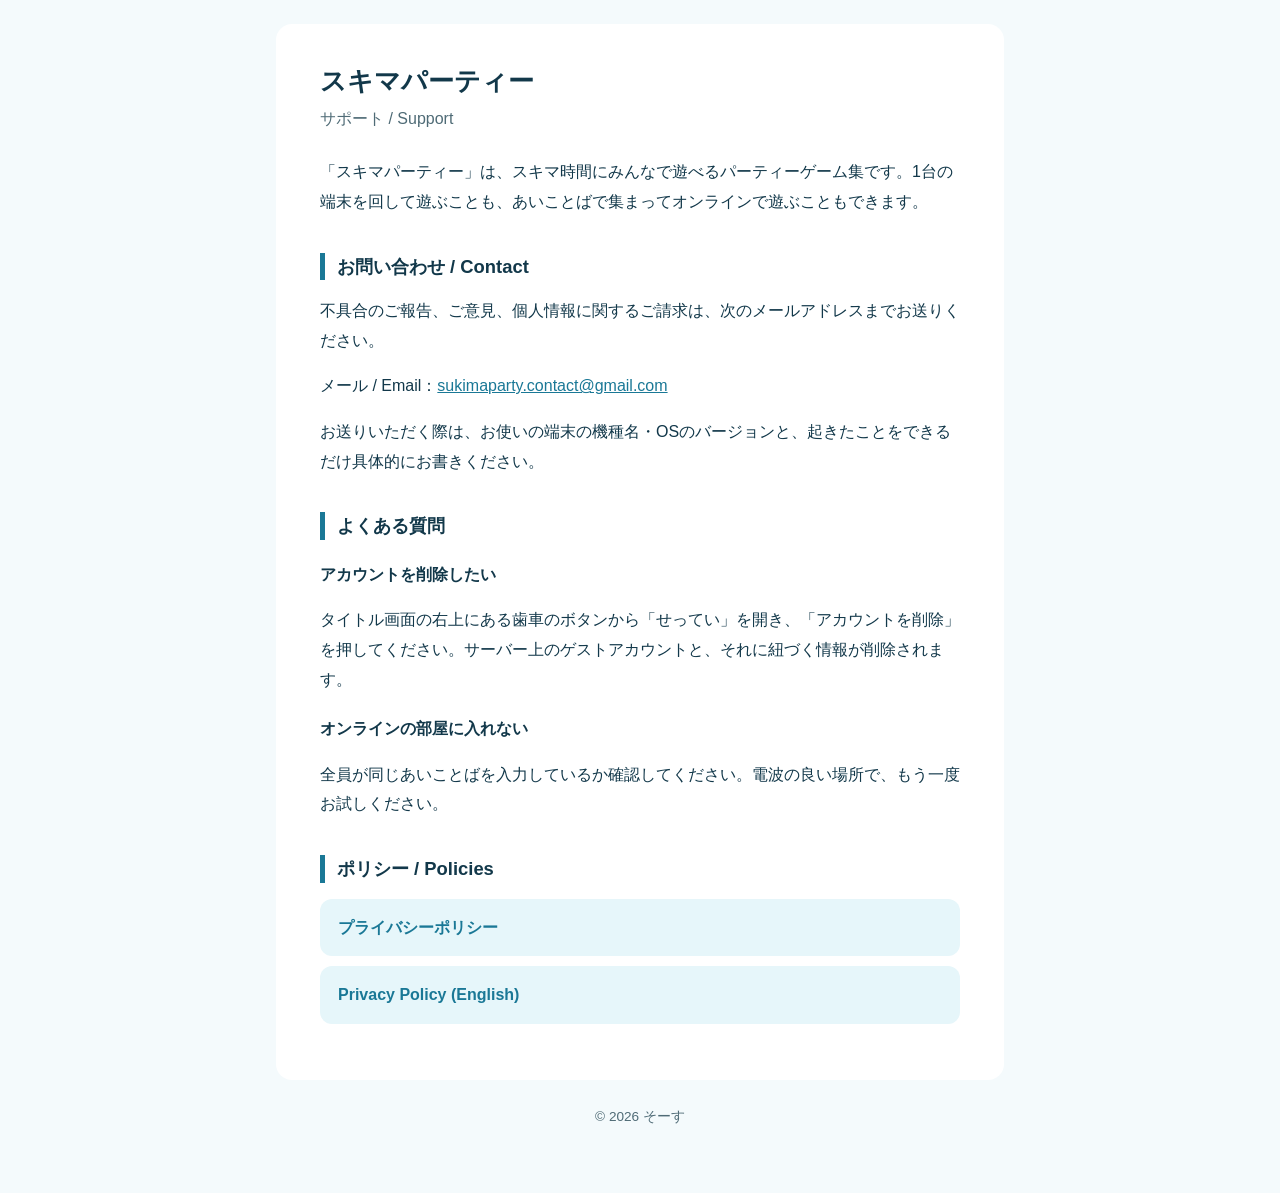
<file: index.html>
<!doctype html>
<html lang="ja">
<head>
	<meta charset="utf-8">
	<meta name="viewport" content="width=device-width, initial-scale=1">
	<title>スキマパーティー サポート</title>
	<meta name="description" content="スマートフォン向けアプリ「スキマパーティー」のサポートページです。">
	<link rel="stylesheet" href="style.css">
</head>
<body>
<main>
	<article class="card">
		<h1>スキマパーティー</h1>
		<p class="sub">サポート / Support</p>

		<p>「スキマパーティー」は、スキマ時間にみんなで遊べるパーティーゲーム集です。1台の端末を回して遊ぶことも、あいことばで集まってオンラインで遊ぶこともできます。</p>

		<h2>お問い合わせ / Contact</h2>
		<p>不具合のご報告、ご意見、個人情報に関するご請求は、次のメールアドレスまでお送りください。</p>
		<p>メール / Email：<a href="mailto:sukimaparty.contact@gmail.com">sukimaparty.contact@gmail.com</a></p>
		<p>お送りいただく際は、お使いの端末の機種名・OSのバージョンと、起きたことをできるだけ具体的にお書きください。</p>

		<h2>よくある質問</h2>
		<h3>アカウントを削除したい</h3>
		<p>タイトル画面の右上にある歯車のボタンから「せってい」を開き、「アカウントを削除」を押してください。サーバー上のゲストアカウントと、それに紐づく情報が削除されます。</p>
		<h3>オンラインの部屋に入れない</h3>
		<p>全員が同じあいことばを入力しているか確認してください。電波の良い場所で、もう一度お試しください。</p>

		<h2>ポリシー / Policies</h2>
		<ul class="links">
			<li><a href="privacy.html">プライバシーポリシー</a></li>
			<li><a href="privacy-en.html" hreflang="en">Privacy Policy (English)</a></li>
		</ul>
	</article>
	<footer>© 2026 そーす</footer>
</main>
</body>
</html>
</file>
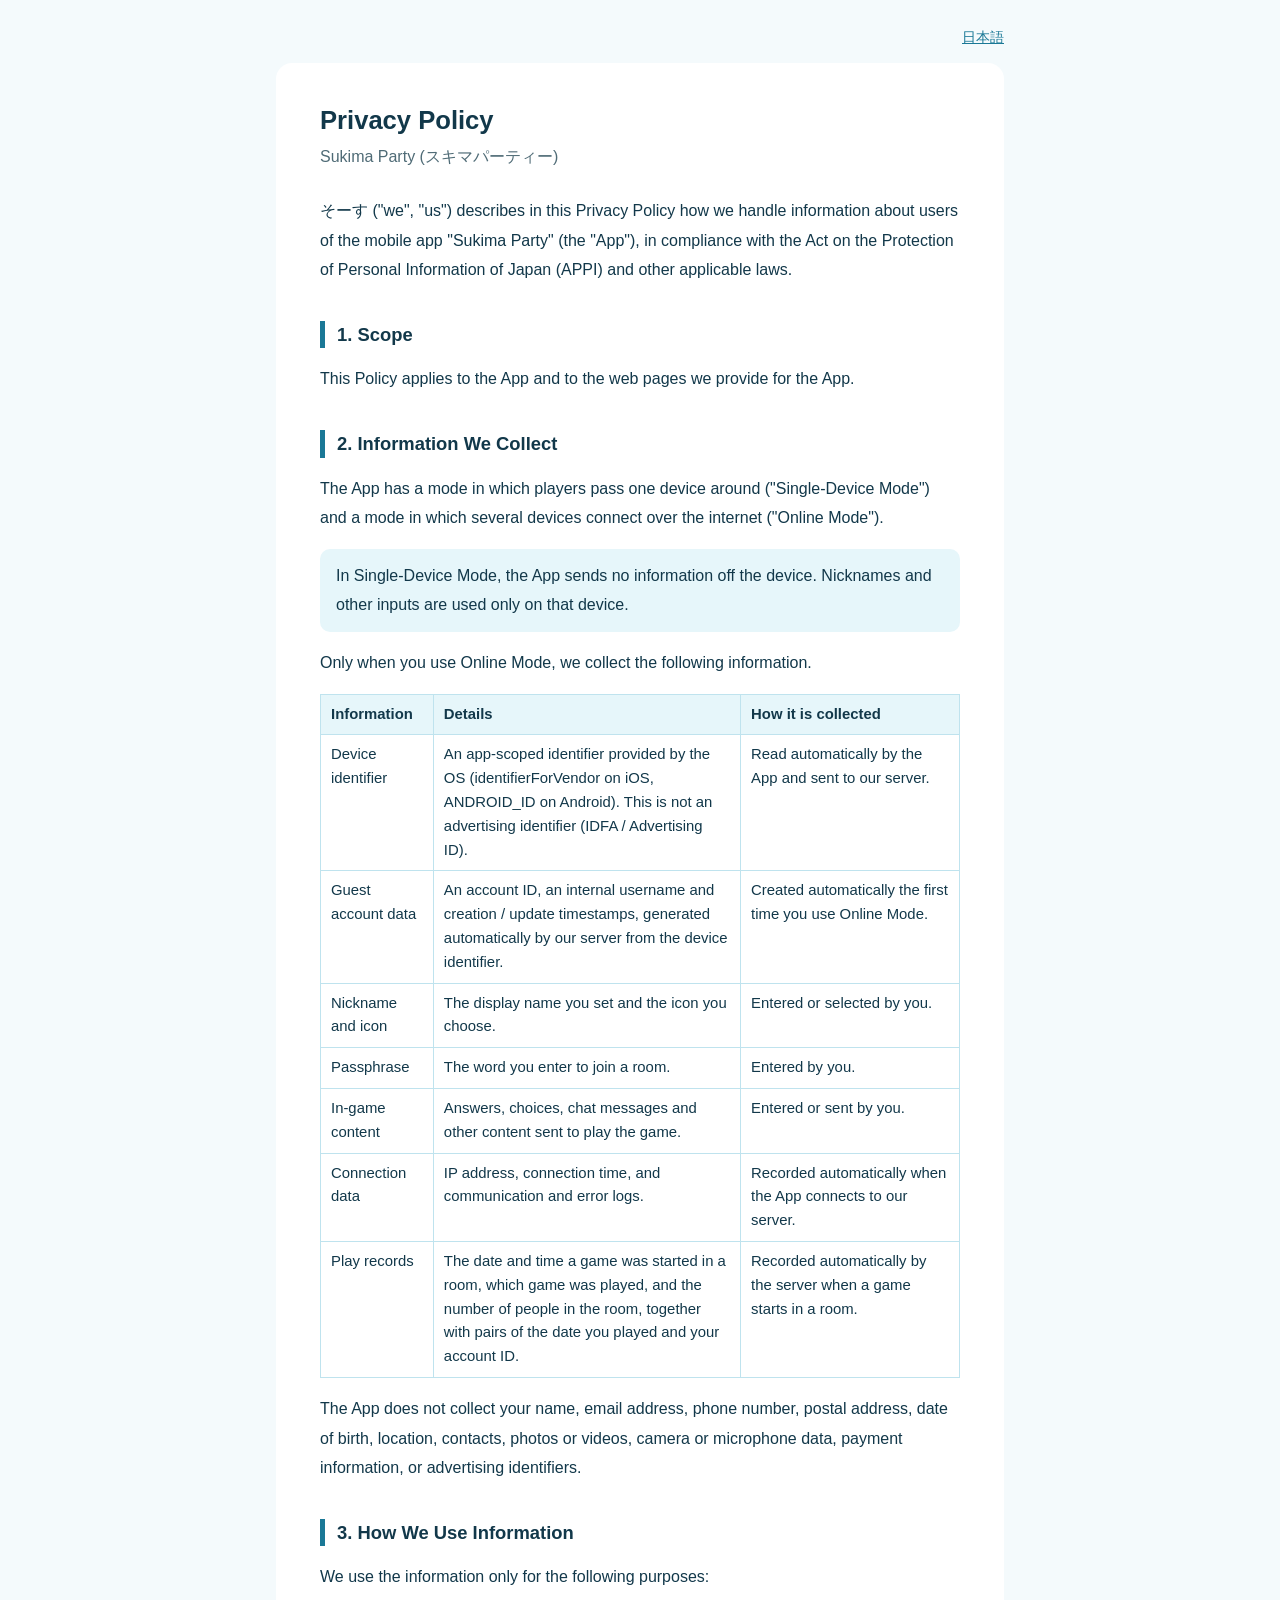
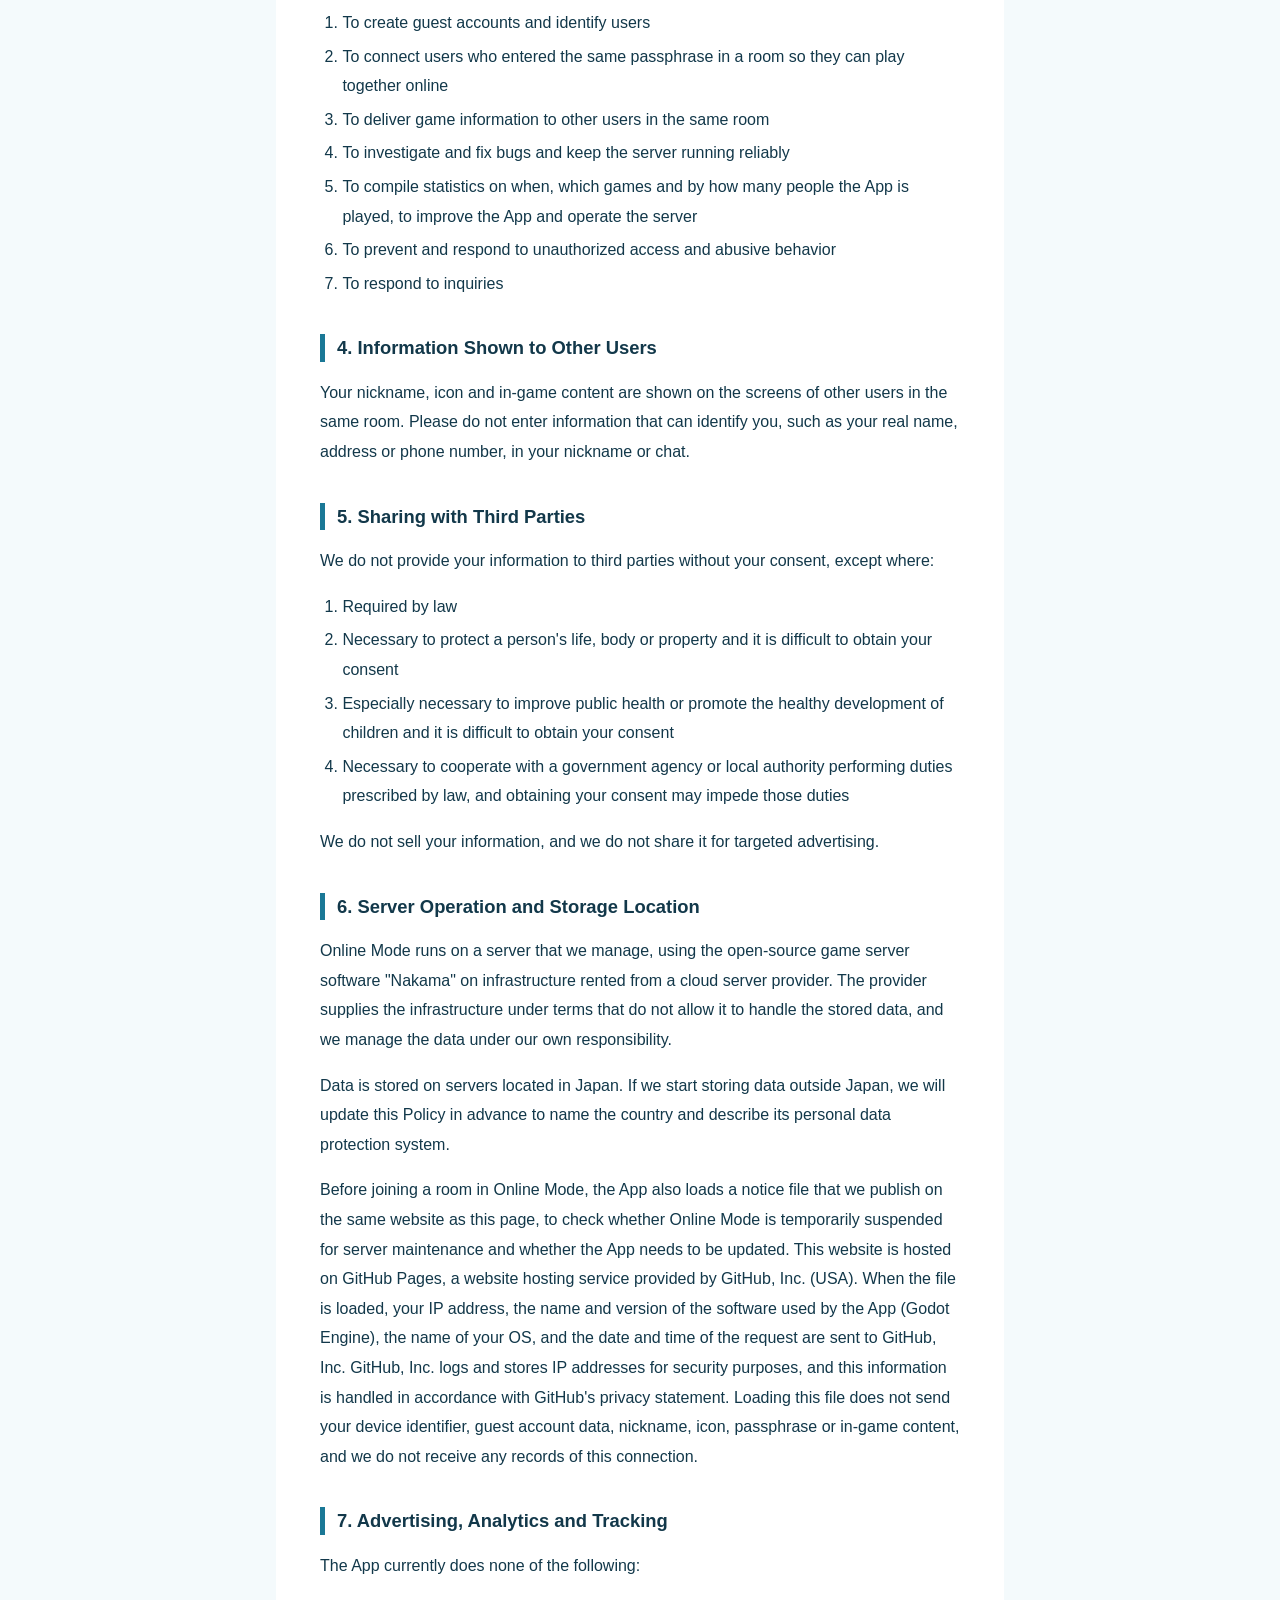
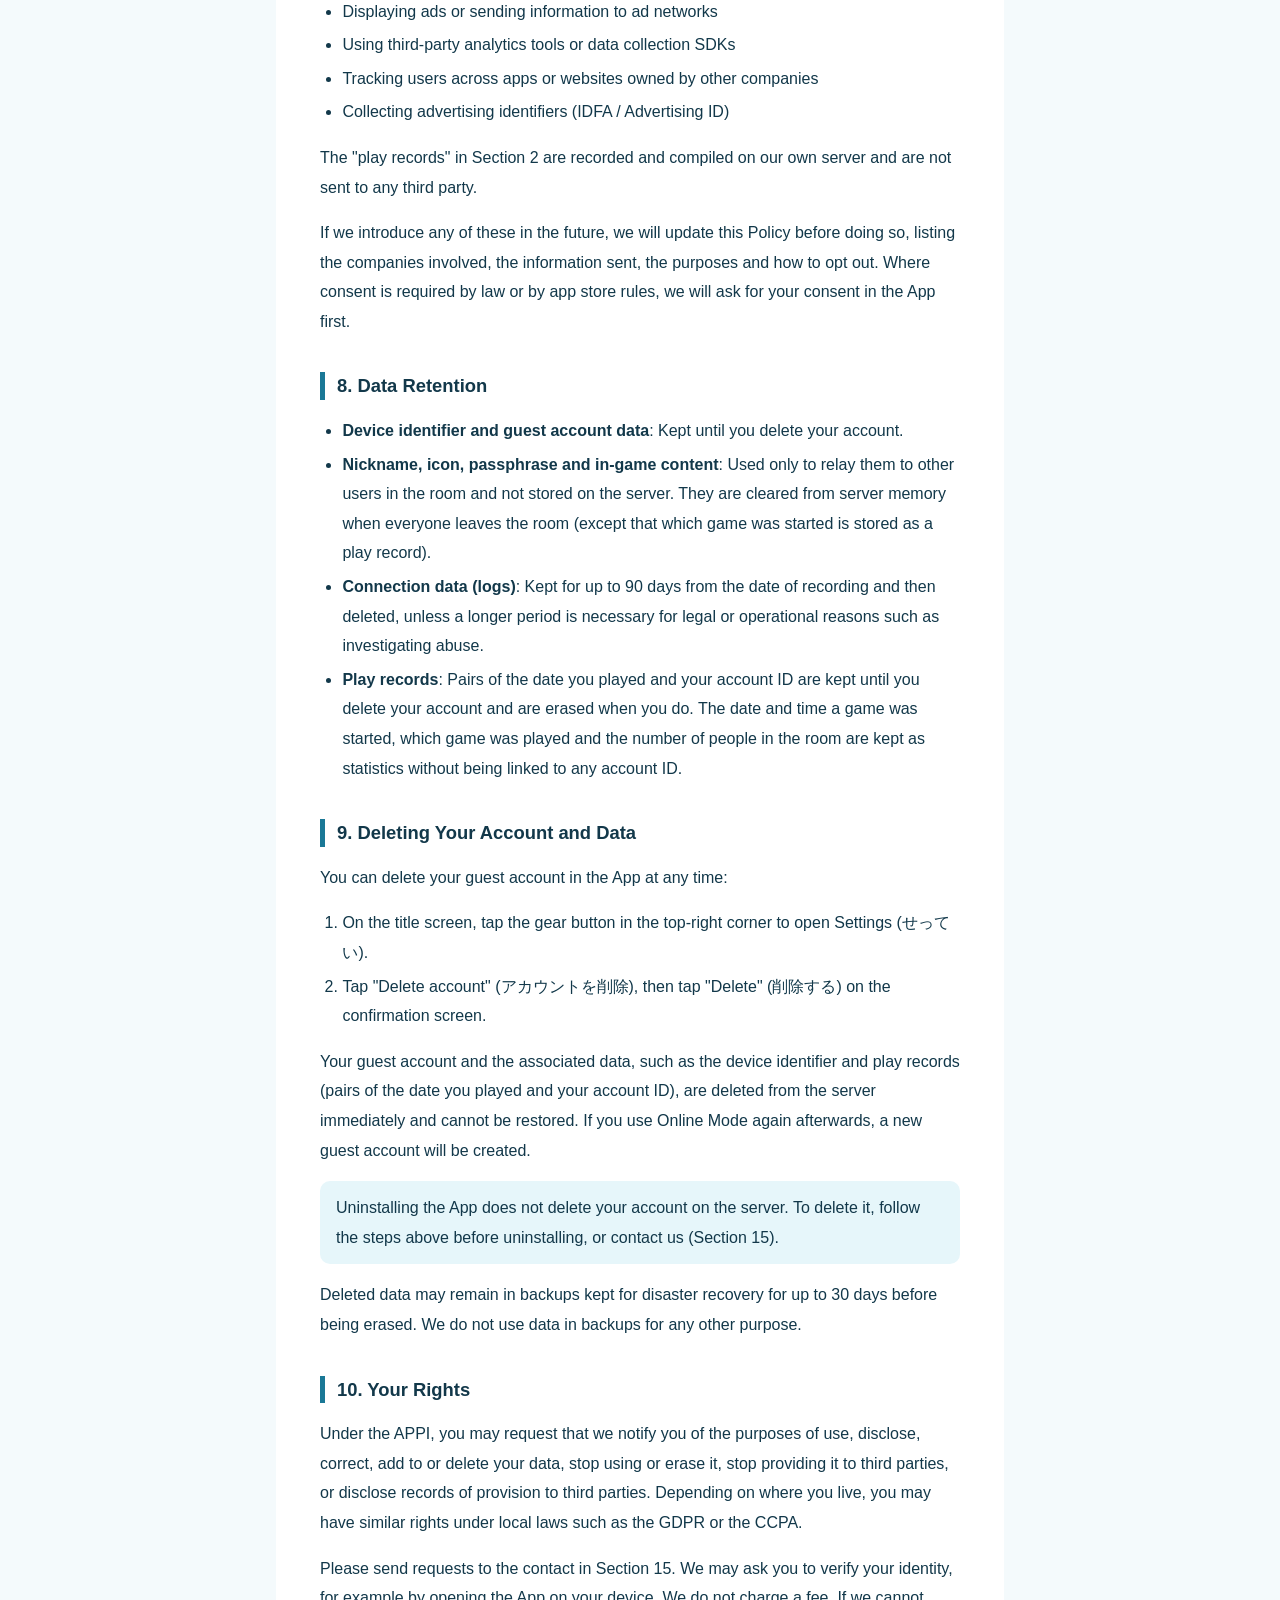
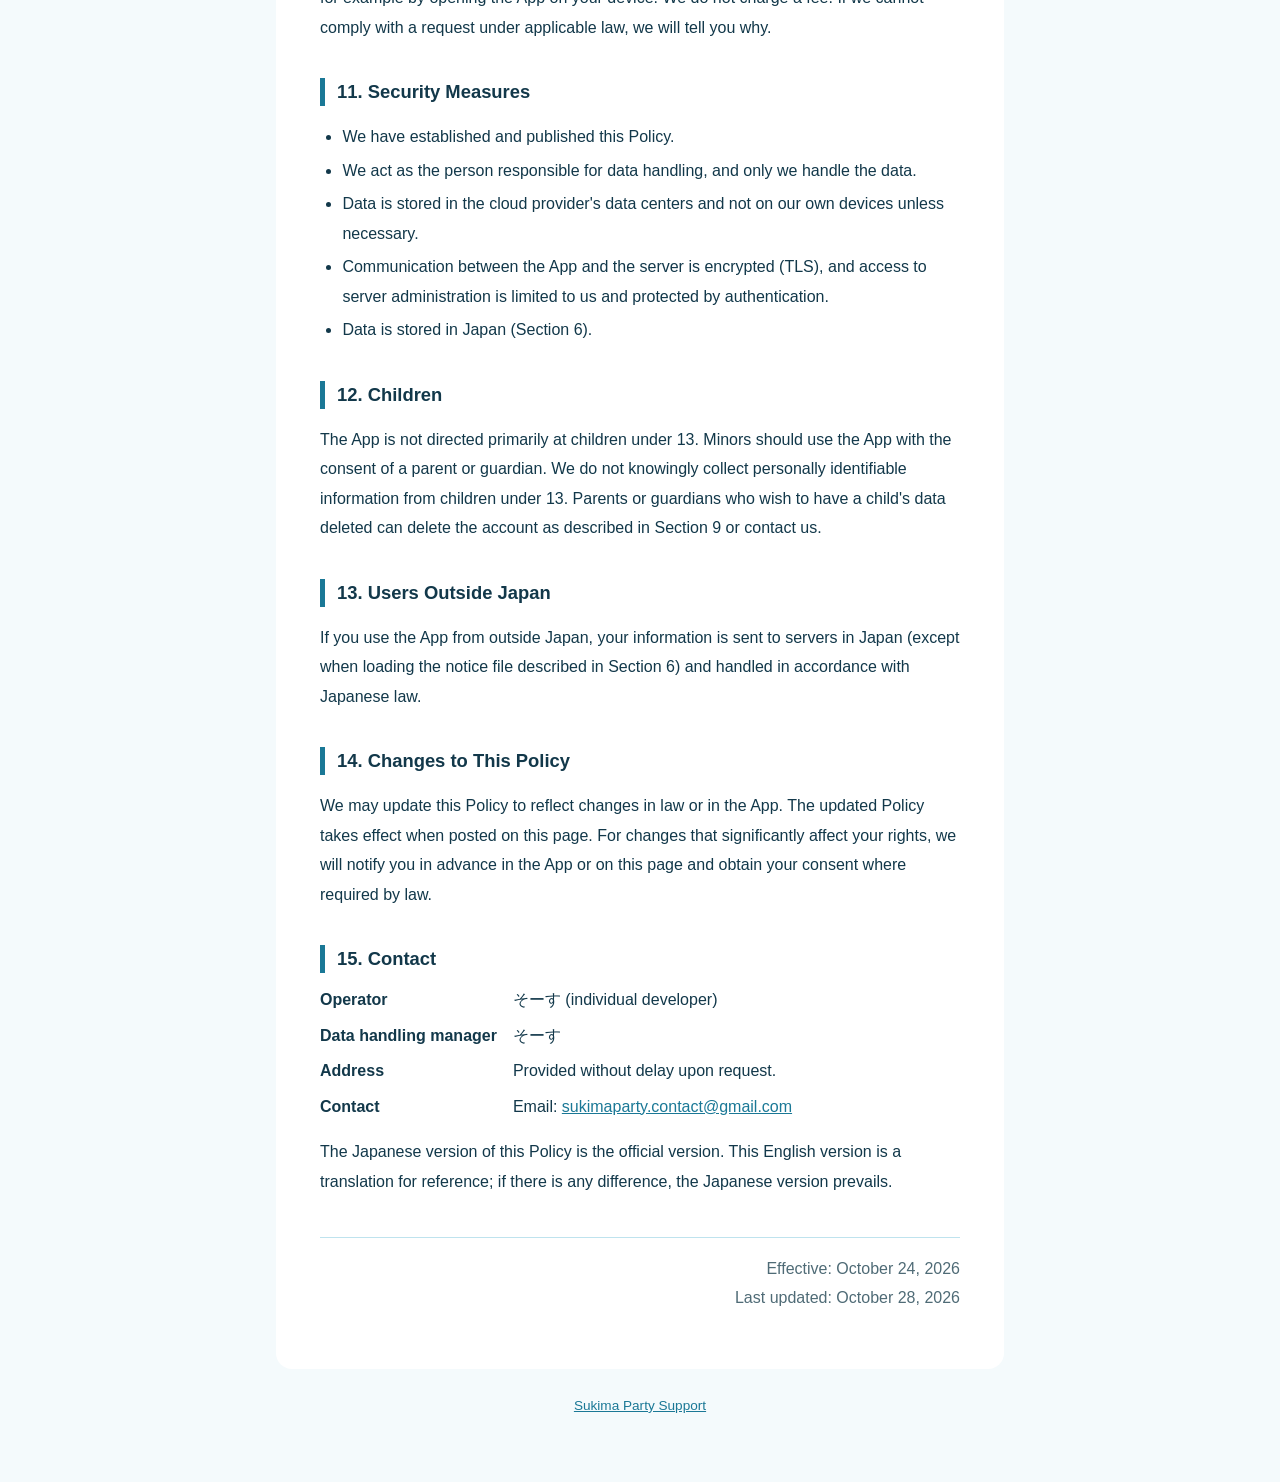
<file: privacy-en.html>
<!doctype html>
<html lang="en">
<head>
	<meta charset="utf-8">
	<meta name="viewport" content="width=device-width, initial-scale=1">
	<title>Privacy Policy | Sukima Party</title>
	<meta name="description" content="Privacy Policy for the mobile app Sukima Party.">
	<link rel="stylesheet" href="style.css">
</head>
<body>
<main>
	<p class="lang"><a href="privacy.html" hreflang="ja">日本語</a></p>
	<article class="card">
		<h1>Privacy Policy</h1>
		<p class="sub">Sukima Party (スキマパーティー)</p>

		<p>そーす ("we", "us") describes in this Privacy Policy how we handle information about users of the mobile app "Sukima Party" (the "App"), in compliance with the Act on the Protection of Personal Information of Japan (APPI) and other applicable laws.</p>

		<h2>1. Scope</h2>
		<p>This Policy applies to the App and to the web pages we provide for the App.</p>

		<h2>2. Information We Collect</h2>
		<p>The App has a mode in which players pass one device around ("Single-Device Mode") and a mode in which several devices connect over the internet ("Online Mode").</p>
		<div class="note">In Single-Device Mode, the App sends no information off the device. Nicknames and other inputs are used only on that device.</div>
		<p>Only when you use Online Mode, we collect the following information.</p>
		<div class="table-wrap">
			<table>
				<thead>
					<tr><th>Information</th><th>Details</th><th>How it is collected</th></tr>
				</thead>
				<tbody>
					<tr><td>Device identifier</td><td>An app-scoped identifier provided by the OS (identifierForVendor on iOS, ANDROID_ID on Android). This is not an advertising identifier (IDFA / Advertising ID).</td><td>Read automatically by the App and sent to our server.</td></tr>
					<tr><td>Guest account data</td><td>An account ID, an internal username and creation / update timestamps, generated automatically by our server from the device identifier.</td><td>Created automatically the first time you use Online Mode.</td></tr>
					<tr><td>Nickname and icon</td><td>The display name you set and the icon you choose.</td><td>Entered or selected by you.</td></tr>
					<tr><td>Passphrase</td><td>The word you enter to join a room.</td><td>Entered by you.</td></tr>
					<tr><td>In-game content</td><td>Answers, choices, chat messages and other content sent to play the game.</td><td>Entered or sent by you.</td></tr>
					<tr><td>Connection data</td><td>IP address, connection time, and communication and error logs.</td><td>Recorded automatically when the App connects to our server.</td></tr>
					<tr><td>Play records</td><td>The date and time a game was started in a room, which game was played, and the number of people in the room, together with pairs of the date you played and your account ID.</td><td>Recorded automatically by the server when a game starts in a room.</td></tr>
				</tbody>
			</table>
		</div>
		<p>The App does not collect your name, email address, phone number, postal address, date of birth, location, contacts, photos or videos, camera or microphone data, payment information, or advertising identifiers.</p>

		<h2>3. How We Use Information</h2>
		<p>We use the information only for the following purposes:</p>
		<ol>
			<li>To create guest accounts and identify users</li>
			<li>To connect users who entered the same passphrase in a room so they can play together online</li>
			<li>To deliver game information to other users in the same room</li>
			<li>To investigate and fix bugs and keep the server running reliably</li>
			<li>To compile statistics on when, which games and by how many people the App is played, to improve the App and operate the server</li>
			<li>To prevent and respond to unauthorized access and abusive behavior</li>
			<li>To respond to inquiries</li>
		</ol>

		<h2>4. Information Shown to Other Users</h2>
		<p>Your nickname, icon and in-game content are shown on the screens of other users in the same room. Please do not enter information that can identify you, such as your real name, address or phone number, in your nickname or chat.</p>

		<h2>5. Sharing with Third Parties</h2>
		<p>We do not provide your information to third parties without your consent, except where:</p>
		<ol>
			<li>Required by law</li>
			<li>Necessary to protect a person's life, body or property and it is difficult to obtain your consent</li>
			<li>Especially necessary to improve public health or promote the healthy development of children and it is difficult to obtain your consent</li>
			<li>Necessary to cooperate with a government agency or local authority performing duties prescribed by law, and obtaining your consent may impede those duties</li>
		</ol>
		<p>We do not sell your information, and we do not share it for targeted advertising.</p>

		<h2>6. Server Operation and Storage Location</h2>
		<p>Online Mode runs on a server that we manage, using the open-source game server software "Nakama" on infrastructure rented from a cloud server provider. The provider supplies the infrastructure under terms that do not allow it to handle the stored data, and we manage the data under our own responsibility.</p>
		<p>Data is stored on servers located in Japan. If we start storing data outside Japan, we will update this Policy in advance to name the country and describe its personal data protection system.</p>
		<p>Before joining a room in Online Mode, the App also loads a notice file that we publish on the same website as this page, to check whether Online Mode is temporarily suspended for server maintenance and whether the App needs to be updated. This website is hosted on GitHub Pages, a website hosting service provided by GitHub, Inc. (USA). When the file is loaded, your IP address, the name and version of the software used by the App (Godot Engine), the name of your OS, and the date and time of the request are sent to GitHub, Inc. GitHub, Inc. logs and stores IP addresses for security purposes, and this information is handled in accordance with GitHub's privacy statement. Loading this file does not send your device identifier, guest account data, nickname, icon, passphrase or in-game content, and we do not receive any records of this connection.</p>

		<h2>7. Advertising, Analytics and Tracking</h2>
		<p>The App currently does none of the following:</p>
		<ul>
			<li>Displaying ads or sending information to ad networks</li>
			<li>Using third-party analytics tools or data collection SDKs</li>
			<li>Tracking users across apps or websites owned by other companies</li>
			<li>Collecting advertising identifiers (IDFA / Advertising ID)</li>
		</ul>
		<p>The "play records" in Section 2 are recorded and compiled on our own server and are not sent to any third party.</p>
		<p>If we introduce any of these in the future, we will update this Policy before doing so, listing the companies involved, the information sent, the purposes and how to opt out. Where consent is required by law or by app store rules, we will ask for your consent in the App first.</p>

		<h2>8. Data Retention</h2>
		<ul>
			<li><strong>Device identifier and guest account data</strong>: Kept until you delete your account.</li>
			<li><strong>Nickname, icon, passphrase and in-game content</strong>: Used only to relay them to other users in the room and not stored on the server. They are cleared from server memory when everyone leaves the room (except that which game was started is stored as a play record).</li>
			<li><strong>Connection data (logs)</strong>: Kept for up to 90 days from the date of recording and then deleted, unless a longer period is necessary for legal or operational reasons such as investigating abuse.</li>
			<li><strong>Play records</strong>: Pairs of the date you played and your account ID are kept until you delete your account and are erased when you do. The date and time a game was started, which game was played and the number of people in the room are kept as statistics without being linked to any account ID.</li>
		</ul>

		<h2>9. Deleting Your Account and Data</h2>
		<p>You can delete your guest account in the App at any time:</p>
		<ol>
			<li>On the title screen, tap the gear button in the top-right corner to open Settings (せってい).</li>
			<li>Tap "Delete account" (アカウントを削除), then tap "Delete" (削除する) on the confirmation screen.</li>
		</ol>
		<p>Your guest account and the associated data, such as the device identifier and play records (pairs of the date you played and your account ID), are deleted from the server immediately and cannot be restored. If you use Online Mode again afterwards, a new guest account will be created.</p>
		<div class="note">Uninstalling the App does not delete your account on the server. To delete it, follow the steps above before uninstalling, or contact us (Section 15).</div>
		<p>Deleted data may remain in backups kept for disaster recovery for up to 30 days before being erased. We do not use data in backups for any other purpose.</p>

		<h2>10. Your Rights</h2>
		<p>Under the APPI, you may request that we notify you of the purposes of use, disclose, correct, add to or delete your data, stop using or erase it, stop providing it to third parties, or disclose records of provision to third parties. Depending on where you live, you may have similar rights under local laws such as the GDPR or the CCPA.</p>
		<p>Please send requests to the contact in Section 15. We may ask you to verify your identity, for example by opening the App on your device. We do not charge a fee. If we cannot comply with a request under applicable law, we will tell you why.</p>

		<h2>11. Security Measures</h2>
		<ul>
			<li>We have established and published this Policy.</li>
			<li>We act as the person responsible for data handling, and only we handle the data.</li>
			<li>Data is stored in the cloud provider's data centers and not on our own devices unless necessary.</li>
			<li>Communication between the App and the server is encrypted (TLS), and access to server administration is limited to us and protected by authentication.</li>
			<li>Data is stored in Japan (Section 6).</li>
		</ul>

		<h2>12. Children</h2>
		<p>The App is not directed primarily at children under 13. Minors should use the App with the consent of a parent or guardian. We do not knowingly collect personally identifiable information from children under 13. Parents or guardians who wish to have a child's data deleted can delete the account as described in Section 9 or contact us.</p>

		<h2>13. Users Outside Japan</h2>
		<p>If you use the App from outside Japan, your information is sent to servers in Japan (except when loading the notice file described in Section 6) and handled in accordance with Japanese law.</p>

		<h2>14. Changes to This Policy</h2>
		<p>We may update this Policy to reflect changes in law or in the App. The updated Policy takes effect when posted on this page. For changes that significantly affect your rights, we will notify you in advance in the App or on this page and obtain your consent where required by law.</p>

		<h2>15. Contact</h2>
		<dl class="info">
			<dt>Operator</dt><dd>そーす (individual developer)</dd>
			<dt>Data handling manager</dt><dd>そーす</dd>
			<dt>Address</dt><dd>Provided without delay upon request.</dd>
			<dt>Contact</dt><dd>Email: <a href="mailto:sukimaparty.contact@gmail.com">sukimaparty.contact@gmail.com</a></dd>
		</dl>
		<p>The Japanese version of this Policy is the official version. This English version is a translation for reference; if there is any difference, the Japanese version prevails.</p>

		<p class="date">Effective: October 24, 2026<br>Last updated: October 28, 2026</p>
	</article>
	<footer><a href="./">Sukima Party Support</a></footer>
</main>
</body>
</html>
</file>
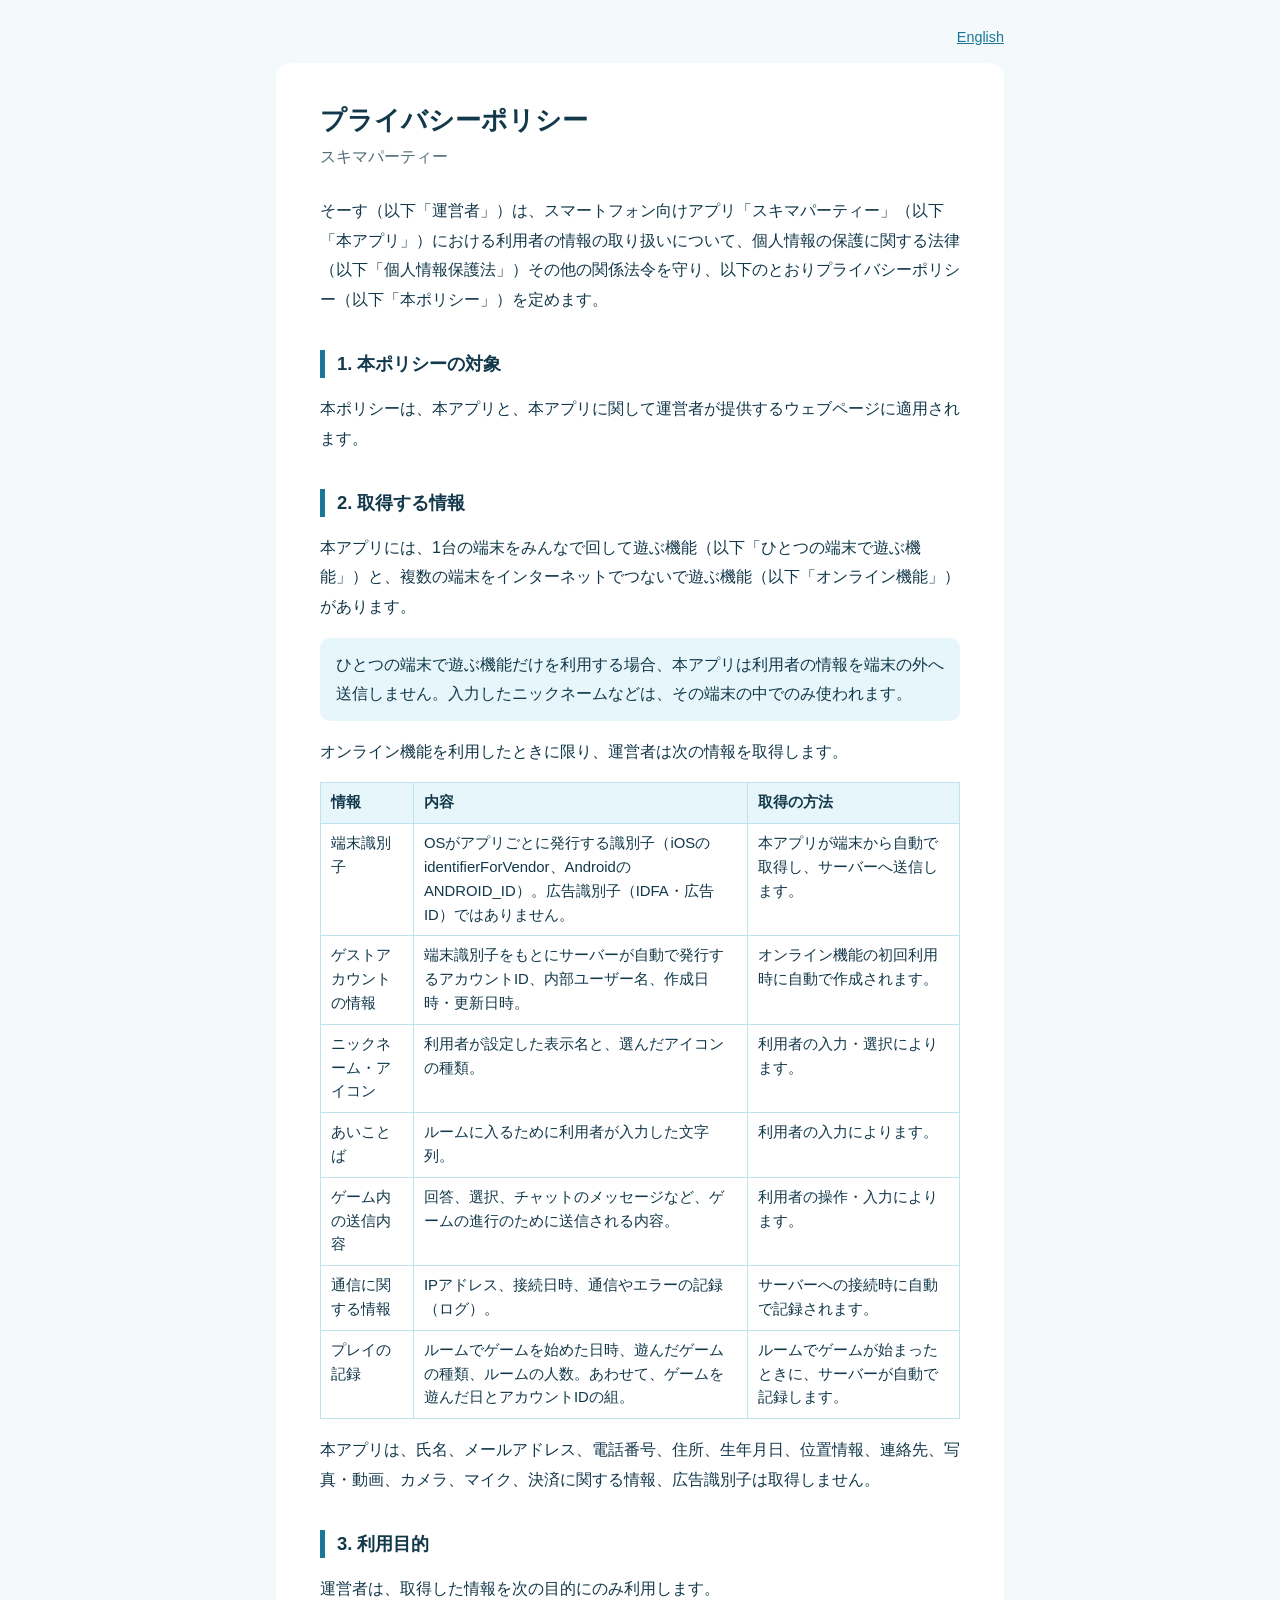
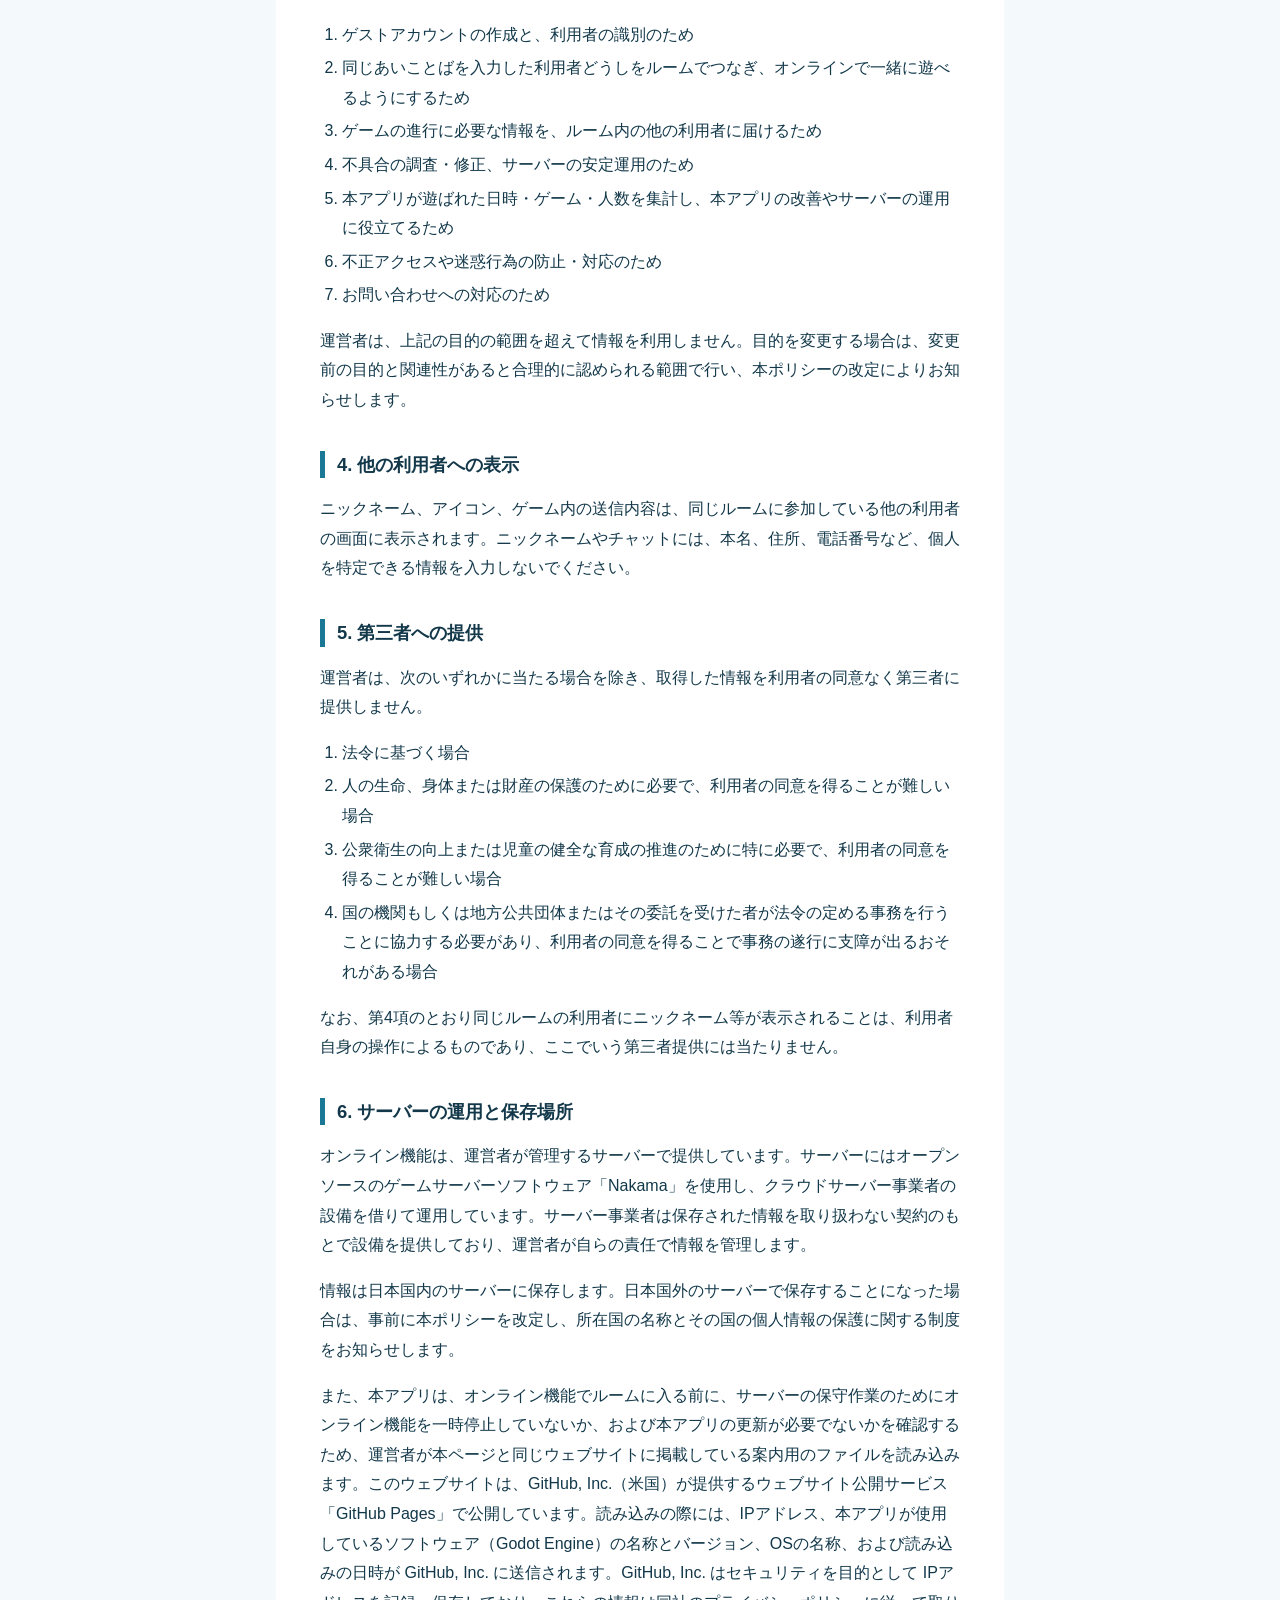
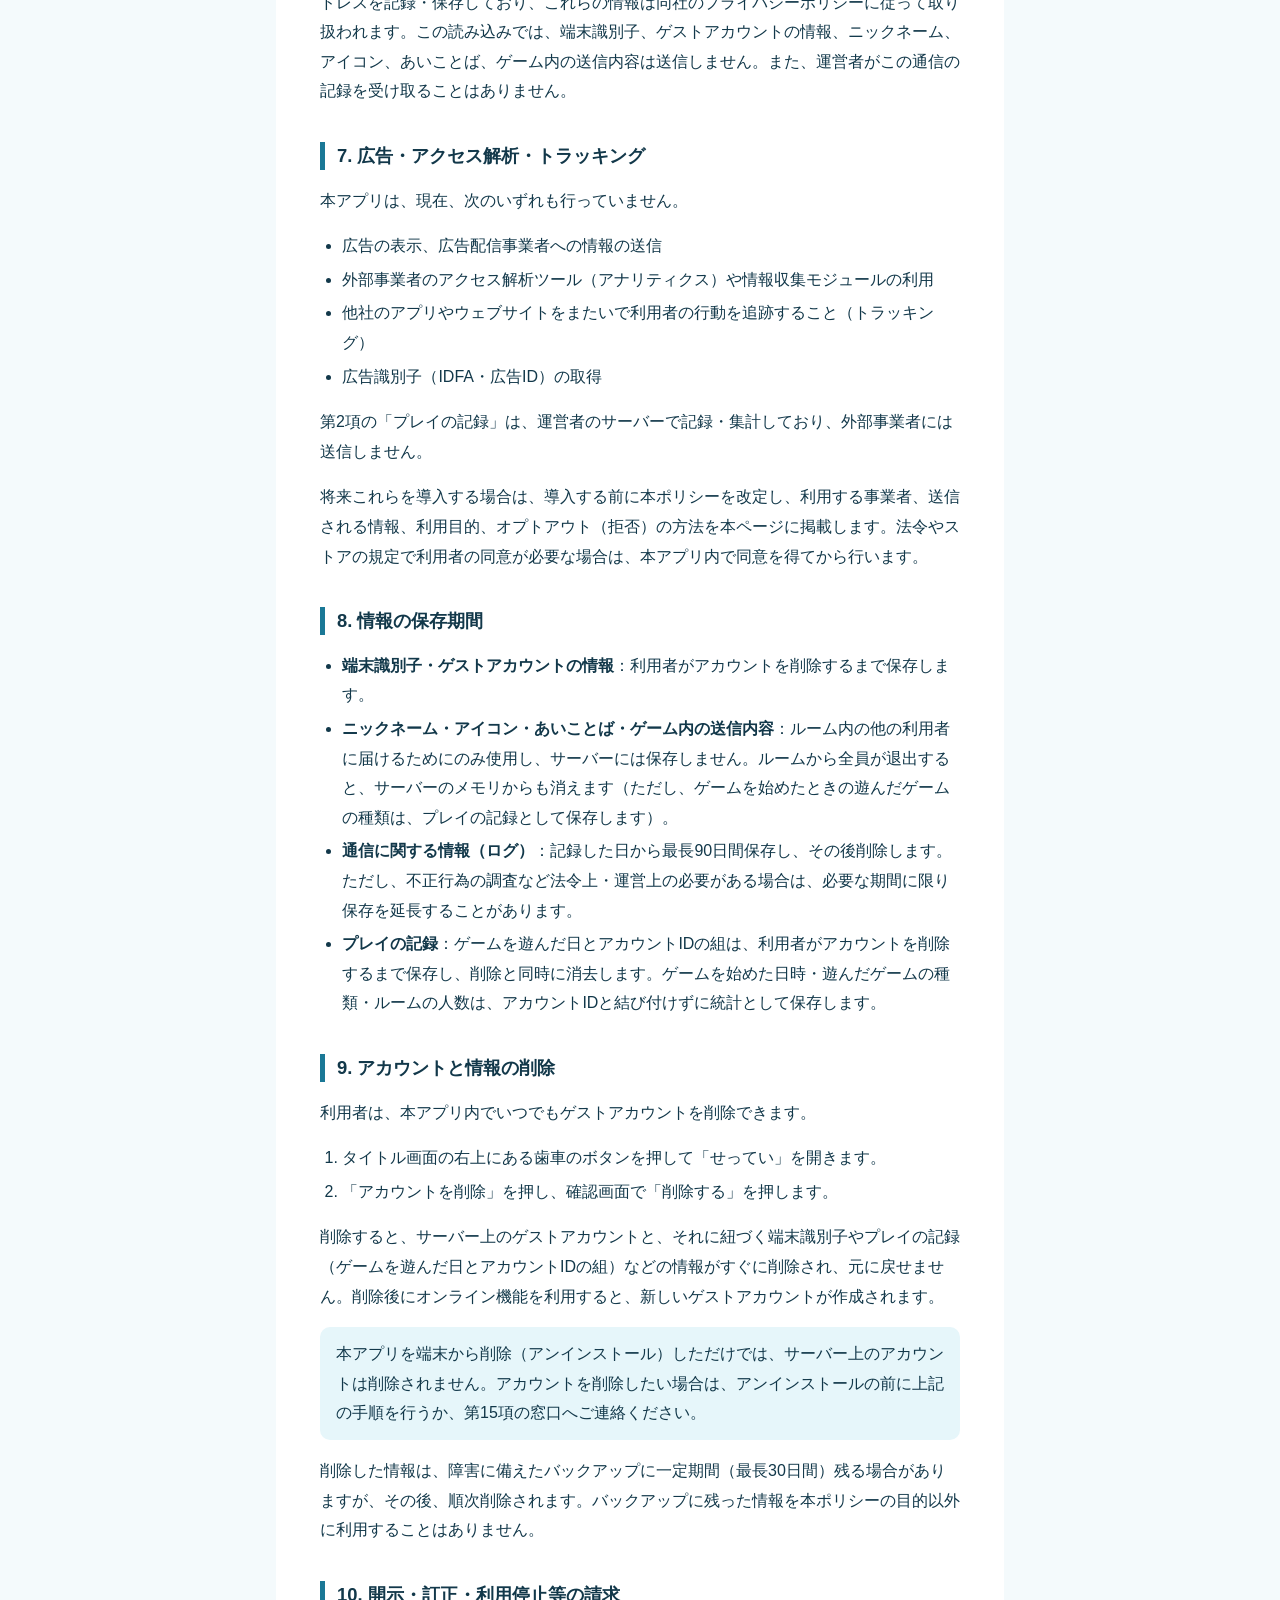
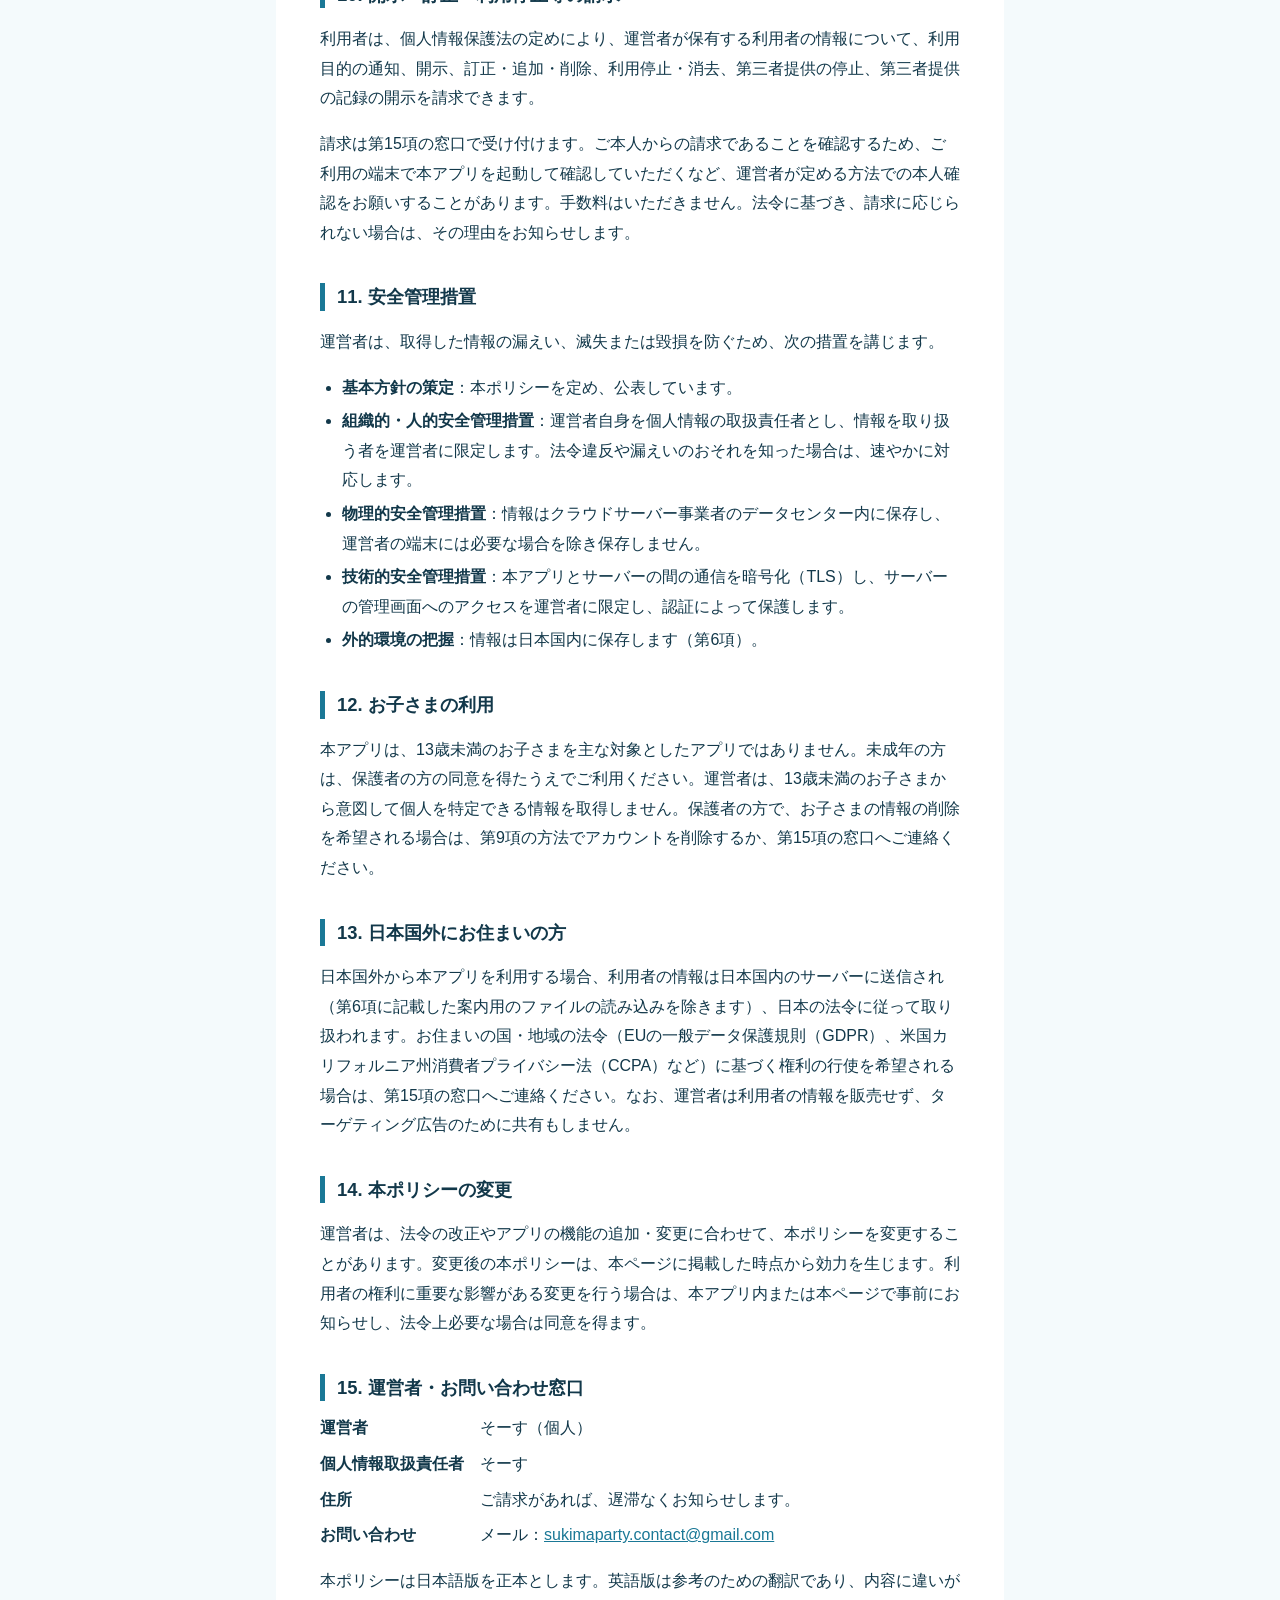
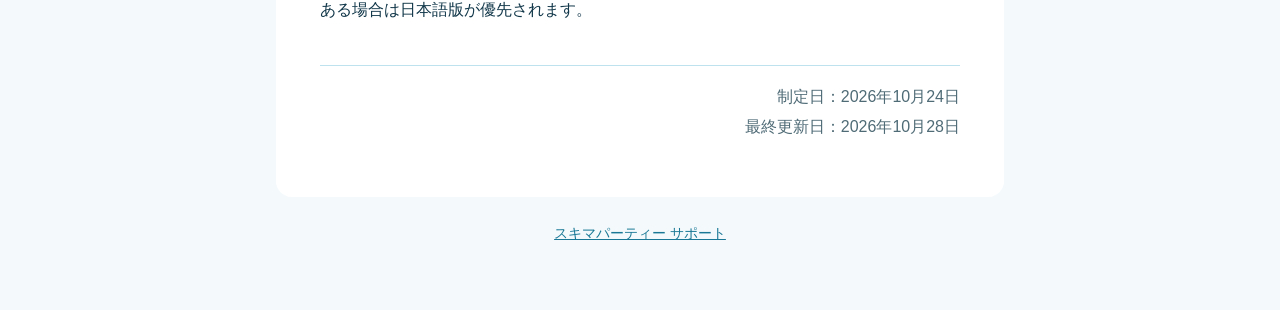
<file: privacy.html>
<!doctype html>
<html lang="ja">
<head>
	<meta charset="utf-8">
	<meta name="viewport" content="width=device-width, initial-scale=1">
	<title>プライバシーポリシー | スキマパーティー</title>
	<meta name="description" content="スマートフォン向けアプリ「スキマパーティー」のプライバシーポリシーです。">
	<link rel="stylesheet" href="style.css">
</head>
<body>
<main>
	<p class="lang"><a href="privacy-en.html" hreflang="en">English</a></p>
	<article class="card">
		<h1>プライバシーポリシー</h1>
		<p class="sub">スキマパーティー</p>

		<p>そーす（以下「運営者」）は、スマートフォン向けアプリ「スキマパーティー」（以下「本アプリ」）における利用者の情報の取り扱いについて、個人情報の保護に関する法律（以下「個人情報保護法」）その他の関係法令を守り、以下のとおりプライバシーポリシー（以下「本ポリシー」）を定めます。</p>

		<h2>1. 本ポリシーの対象</h2>
		<p>本ポリシーは、本アプリと、本アプリに関して運営者が提供するウェブページに適用されます。</p>

		<h2>2. 取得する情報</h2>
		<p>本アプリには、1台の端末をみんなで回して遊ぶ機能（以下「ひとつの端末で遊ぶ機能」）と、複数の端末をインターネットでつないで遊ぶ機能（以下「オンライン機能」）があります。</p>
		<div class="note">ひとつの端末で遊ぶ機能だけを利用する場合、本アプリは利用者の情報を端末の外へ送信しません。入力したニックネームなどは、その端末の中でのみ使われます。</div>
		<p>オンライン機能を利用したときに限り、運営者は次の情報を取得します。</p>
		<div class="table-wrap">
			<table>
				<thead>
					<tr><th>情報</th><th>内容</th><th>取得の方法</th></tr>
				</thead>
				<tbody>
					<tr><td>端末識別子</td><td>OSがアプリごとに発行する識別子（iOSの identifierForVendor、Androidの ANDROID_ID）。広告識別子（IDFA・広告ID）ではありません。</td><td>本アプリが端末から自動で取得し、サーバーへ送信します。</td></tr>
					<tr><td>ゲストアカウントの情報</td><td>端末識別子をもとにサーバーが自動で発行するアカウントID、内部ユーザー名、作成日時・更新日時。</td><td>オンライン機能の初回利用時に自動で作成されます。</td></tr>
					<tr><td>ニックネーム・アイコン</td><td>利用者が設定した表示名と、選んだアイコンの種類。</td><td>利用者の入力・選択によります。</td></tr>
					<tr><td>あいことば</td><td>ルームに入るために利用者が入力した文字列。</td><td>利用者の入力によります。</td></tr>
					<tr><td>ゲーム内の送信内容</td><td>回答、選択、チャットのメッセージなど、ゲームの進行のために送信される内容。</td><td>利用者の操作・入力によります。</td></tr>
					<tr><td>通信に関する情報</td><td>IPアドレス、接続日時、通信やエラーの記録（ログ）。</td><td>サーバーへの接続時に自動で記録されます。</td></tr>
					<tr><td>プレイの記録</td><td>ルームでゲームを始めた日時、遊んだゲームの種類、ルームの人数。あわせて、ゲームを遊んだ日とアカウントIDの組。</td><td>ルームでゲームが始まったときに、サーバーが自動で記録します。</td></tr>
				</tbody>
			</table>
		</div>
		<p>本アプリは、氏名、メールアドレス、電話番号、住所、生年月日、位置情報、連絡先、写真・動画、カメラ、マイク、決済に関する情報、広告識別子は取得しません。</p>

		<h2>3. 利用目的</h2>
		<p>運営者は、取得した情報を次の目的にのみ利用します。</p>
		<ol>
			<li>ゲストアカウントの作成と、利用者の識別のため</li>
			<li>同じあいことばを入力した利用者どうしをルームでつなぎ、オンラインで一緒に遊べるようにするため</li>
			<li>ゲームの進行に必要な情報を、ルーム内の他の利用者に届けるため</li>
			<li>不具合の調査・修正、サーバーの安定運用のため</li>
			<li>本アプリが遊ばれた日時・ゲーム・人数を集計し、本アプリの改善やサーバーの運用に役立てるため</li>
			<li>不正アクセスや迷惑行為の防止・対応のため</li>
			<li>お問い合わせへの対応のため</li>
		</ol>
		<p>運営者は、上記の目的の範囲を超えて情報を利用しません。目的を変更する場合は、変更前の目的と関連性があると合理的に認められる範囲で行い、本ポリシーの改定によりお知らせします。</p>

		<h2>4. 他の利用者への表示</h2>
		<p>ニックネーム、アイコン、ゲーム内の送信内容は、同じルームに参加している他の利用者の画面に表示されます。ニックネームやチャットには、本名、住所、電話番号など、個人を特定できる情報を入力しないでください。</p>

		<h2>5. 第三者への提供</h2>
		<p>運営者は、次のいずれかに当たる場合を除き、取得した情報を利用者の同意なく第三者に提供しません。</p>
		<ol>
			<li>法令に基づく場合</li>
			<li>人の生命、身体または財産の保護のために必要で、利用者の同意を得ることが難しい場合</li>
			<li>公衆衛生の向上または児童の健全な育成の推進のために特に必要で、利用者の同意を得ることが難しい場合</li>
			<li>国の機関もしくは地方公共団体またはその委託を受けた者が法令の定める事務を行うことに協力する必要があり、利用者の同意を得ることで事務の遂行に支障が出るおそれがある場合</li>
		</ol>
		<p>なお、第4項のとおり同じルームの利用者にニックネーム等が表示されることは、利用者自身の操作によるものであり、ここでいう第三者提供には当たりません。</p>

		<h2>6. サーバーの運用と保存場所</h2>
		<p>オンライン機能は、運営者が管理するサーバーで提供しています。サーバーにはオープンソースのゲームサーバーソフトウェア「Nakama」を使用し、クラウドサーバー事業者の設備を借りて運用しています。サーバー事業者は保存された情報を取り扱わない契約のもとで設備を提供しており、運営者が自らの責任で情報を管理します。</p>
		<p>情報は日本国内のサーバーに保存します。日本国外のサーバーで保存することになった場合は、事前に本ポリシーを改定し、所在国の名称とその国の個人情報の保護に関する制度をお知らせします。</p>
		<p>また、本アプリは、オンライン機能でルームに入る前に、サーバーの保守作業のためにオンライン機能を一時停止していないか、および本アプリの更新が必要でないかを確認するため、運営者が本ページと同じウェブサイトに掲載している案内用のファイルを読み込みます。このウェブサイトは、GitHub, Inc.（米国）が提供するウェブサイト公開サービス「GitHub Pages」で公開しています。読み込みの際には、IPアドレス、本アプリが使用しているソフトウェア（Godot Engine）の名称とバージョン、OSの名称、および読み込みの日時が GitHub, Inc. に送信されます。GitHub, Inc. はセキュリティを目的として IPアドレスを記録・保存しており、これらの情報は同社のプライバシーポリシーに従って取り扱われます。この読み込みでは、端末識別子、ゲストアカウントの情報、ニックネーム、アイコン、あいことば、ゲーム内の送信内容は送信しません。また、運営者がこの通信の記録を受け取ることはありません。</p>

		<h2>7. 広告・アクセス解析・トラッキング</h2>
		<p>本アプリは、現在、次のいずれも行っていません。</p>
		<ul>
			<li>広告の表示、広告配信事業者への情報の送信</li>
			<li>外部事業者のアクセス解析ツール（アナリティクス）や情報収集モジュールの利用</li>
			<li>他社のアプリやウェブサイトをまたいで利用者の行動を追跡すること（トラッキング）</li>
			<li>広告識別子（IDFA・広告ID）の取得</li>
		</ul>
		<p>第2項の「プレイの記録」は、運営者のサーバーで記録・集計しており、外部事業者には送信しません。</p>
		<p>将来これらを導入する場合は、導入する前に本ポリシーを改定し、利用する事業者、送信される情報、利用目的、オプトアウト（拒否）の方法を本ページに掲載します。法令やストアの規定で利用者の同意が必要な場合は、本アプリ内で同意を得てから行います。</p>

		<h2>8. 情報の保存期間</h2>
		<ul>
			<li><strong>端末識別子・ゲストアカウントの情報</strong>：利用者がアカウントを削除するまで保存します。</li>
			<li><strong>ニックネーム・アイコン・あいことば・ゲーム内の送信内容</strong>：ルーム内の他の利用者に届けるためにのみ使用し、サーバーには保存しません。ルームから全員が退出すると、サーバーのメモリからも消えます（ただし、ゲームを始めたときの遊んだゲームの種類は、プレイの記録として保存します）。</li>
			<li><strong>通信に関する情報（ログ）</strong>：記録した日から最長90日間保存し、その後削除します。ただし、不正行為の調査など法令上・運営上の必要がある場合は、必要な期間に限り保存を延長することがあります。</li>
			<li><strong>プレイの記録</strong>：ゲームを遊んだ日とアカウントIDの組は、利用者がアカウントを削除するまで保存し、削除と同時に消去します。ゲームを始めた日時・遊んだゲームの種類・ルームの人数は、アカウントIDと結び付けずに統計として保存します。</li>
		</ul>

		<h2>9. アカウントと情報の削除</h2>
		<p>利用者は、本アプリ内でいつでもゲストアカウントを削除できます。</p>
		<ol>
			<li>タイトル画面の右上にある歯車のボタンを押して「せってい」を開きます。</li>
			<li>「アカウントを削除」を押し、確認画面で「削除する」を押します。</li>
		</ol>
		<p>削除すると、サーバー上のゲストアカウントと、それに紐づく端末識別子やプレイの記録（ゲームを遊んだ日とアカウントIDの組）などの情報がすぐに削除され、元に戻せません。削除後にオンライン機能を利用すると、新しいゲストアカウントが作成されます。</p>
		<div class="note">本アプリを端末から削除（アンインストール）しただけでは、サーバー上のアカウントは削除されません。アカウントを削除したい場合は、アンインストールの前に上記の手順を行うか、第15項の窓口へご連絡ください。</div>
		<p>削除した情報は、障害に備えたバックアップに一定期間（最長30日間）残る場合がありますが、その後、順次削除されます。バックアップに残った情報を本ポリシーの目的以外に利用することはありません。</p>

		<h2>10. 開示・訂正・利用停止等の請求</h2>
		<p>利用者は、個人情報保護法の定めにより、運営者が保有する利用者の情報について、利用目的の通知、開示、訂正・追加・削除、利用停止・消去、第三者提供の停止、第三者提供の記録の開示を請求できます。</p>
		<p>請求は第15項の窓口で受け付けます。ご本人からの請求であることを確認するため、ご利用の端末で本アプリを起動して確認していただくなど、運営者が定める方法での本人確認をお願いすることがあります。手数料はいただきません。法令に基づき、請求に応じられない場合は、その理由をお知らせします。</p>

		<h2>11. 安全管理措置</h2>
		<p>運営者は、取得した情報の漏えい、滅失または毀損を防ぐため、次の措置を講じます。</p>
		<ul>
			<li><strong>基本方針の策定</strong>：本ポリシーを定め、公表しています。</li>
			<li><strong>組織的・人的安全管理措置</strong>：運営者自身を個人情報の取扱責任者とし、情報を取り扱う者を運営者に限定します。法令違反や漏えいのおそれを知った場合は、速やかに対応します。</li>
			<li><strong>物理的安全管理措置</strong>：情報はクラウドサーバー事業者のデータセンター内に保存し、運営者の端末には必要な場合を除き保存しません。</li>
			<li><strong>技術的安全管理措置</strong>：本アプリとサーバーの間の通信を暗号化（TLS）し、サーバーの管理画面へのアクセスを運営者に限定し、認証によって保護します。</li>
			<li><strong>外的環境の把握</strong>：情報は日本国内に保存します（第6項）。</li>
		</ul>

		<h2>12. お子さまの利用</h2>
		<p>本アプリは、13歳未満のお子さまを主な対象としたアプリではありません。未成年の方は、保護者の方の同意を得たうえでご利用ください。運営者は、13歳未満のお子さまから意図して個人を特定できる情報を取得しません。保護者の方で、お子さまの情報の削除を希望される場合は、第9項の方法でアカウントを削除するか、第15項の窓口へご連絡ください。</p>

		<h2>13. 日本国外にお住まいの方</h2>
		<p>日本国外から本アプリを利用する場合、利用者の情報は日本国内のサーバーに送信され（第6項に記載した案内用のファイルの読み込みを除きます）、日本の法令に従って取り扱われます。お住まいの国・地域の法令（EUの一般データ保護規則（GDPR）、米国カリフォルニア州消費者プライバシー法（CCPA）など）に基づく権利の行使を希望される場合は、第15項の窓口へご連絡ください。なお、運営者は利用者の情報を販売せず、ターゲティング広告のために共有もしません。</p>

		<h2>14. 本ポリシーの変更</h2>
		<p>運営者は、法令の改正やアプリの機能の追加・変更に合わせて、本ポリシーを変更することがあります。変更後の本ポリシーは、本ページに掲載した時点から効力を生じます。利用者の権利に重要な影響がある変更を行う場合は、本アプリ内または本ページで事前にお知らせし、法令上必要な場合は同意を得ます。</p>

		<h2>15. 運営者・お問い合わせ窓口</h2>
		<dl class="info">
			<dt>運営者</dt><dd>そーす（個人）</dd>
			<dt>個人情報取扱責任者</dt><dd>そーす</dd>
			<dt>住所</dt><dd>ご請求があれば、遅滞なくお知らせします。</dd>
			<dt>お問い合わせ</dt><dd>メール：<a href="mailto:sukimaparty.contact@gmail.com">sukimaparty.contact@gmail.com</a></dd>
		</dl>
		<p>本ポリシーは日本語版を正本とします。英語版は参考のための翻訳であり、内容に違いがある場合は日本語版が優先されます。</p>

		<p class="date">制定日：2026年10月24日<br>最終更新日：2026年10月28日</p>
	</article>
	<footer><a href="./">スキマパーティー サポート</a></footer>
</main>
</body>
</html>
</file>
<file: style.css>
:root {
	--bg: #f4fafc;
	--surface: #ffffff;
	--fg: #12384a;
	--muted: #4f6b76;
	--line: #bfe3ee;
	--accent: #1a7896;
	--pale: #e6f6fa;
}
@media (prefers-color-scheme: dark) {
	:root {
		--bg: #0e2630;
		--surface: #13313d;
		--fg: #e6f2f6;
		--muted: #9fbac4;
		--line: #24505f;
		--accent: #5cc7e6;
		--pale: #183c4a;
	}
}
* { box-sizing: border-box; }
html { -webkit-text-size-adjust: 100%; }
body {
	margin: 0;
	background: var(--bg);
	color: var(--fg);
	font-family: -apple-system, BlinkMacSystemFont, "Hiragino Sans", "Hiragino Kaku Gothic ProN", "Noto Sans JP", "Yu Gothic", Meiryo, sans-serif;
	font-size: 16px;
	line-height: 1.85;
	overflow-wrap: anywhere;
}
main {
	max-width: 760px;
	margin: 0 auto;
	padding: 24px 16px 64px;
}
.card {
	background: var(--surface);
	border-radius: 16px;
	padding: 28px 20px;
}
@media (min-width: 600px) {
	.card { padding: 40px 44px; }
}
.lang {
	text-align: right;
	font-size: 0.9rem;
	margin: 0 0 12px;
}
h1 {
	font-size: 1.6rem;
	line-height: 1.4;
	margin: 0 0 4px;
}
.sub {
	color: var(--muted);
	margin: 0 0 24px;
}
h2 {
	font-size: 1.15rem;
	line-height: 1.5;
	margin: 36px 0 10px;
	padding-left: 12px;
	border-left: 5px solid var(--accent);
}
h3 {
	font-size: 1rem;
	margin: 20px 0 6px;
}
ul, ol { padding-left: 1.4em; }
li { margin: 4px 0; }
a { color: var(--accent); }
.note {
	background: var(--pale);
	border-radius: 10px;
	padding: 12px 16px;
	margin: 12px 0;
}
.table-wrap {
	overflow-x: auto;
	margin: 12px 0;
}
table {
	border-collapse: collapse;
	width: 100%;
	min-width: 520px;
	font-size: 0.93rem;
	line-height: 1.6;
}
th, td {
	border: 1px solid var(--line);
	padding: 8px 10px;
	text-align: left;
	vertical-align: top;
}
th {
	background: var(--pale);
	white-space: nowrap;
}
dl.info {
	display: grid;
	grid-template-columns: max-content 1fr;
	gap: 6px 16px;
	margin: 12px 0;
}
dl.info dt { font-weight: bold; }
dl.info dd { margin: 0; }
.date {
	margin-top: 40px;
	padding-top: 16px;
	border-top: 1px solid var(--line);
	color: var(--muted);
	text-align: right;
}
.links {
	list-style: none;
	padding: 0;
}
.links li { margin: 10px 0; }
.links a {
	display: block;
	background: var(--pale);
	border-radius: 12px;
	padding: 14px 18px;
	font-weight: bold;
	text-decoration: none;
}
footer {
	text-align: center;
	color: var(--muted);
	font-size: 0.85rem;
	margin-top: 24px;
}
</file>
